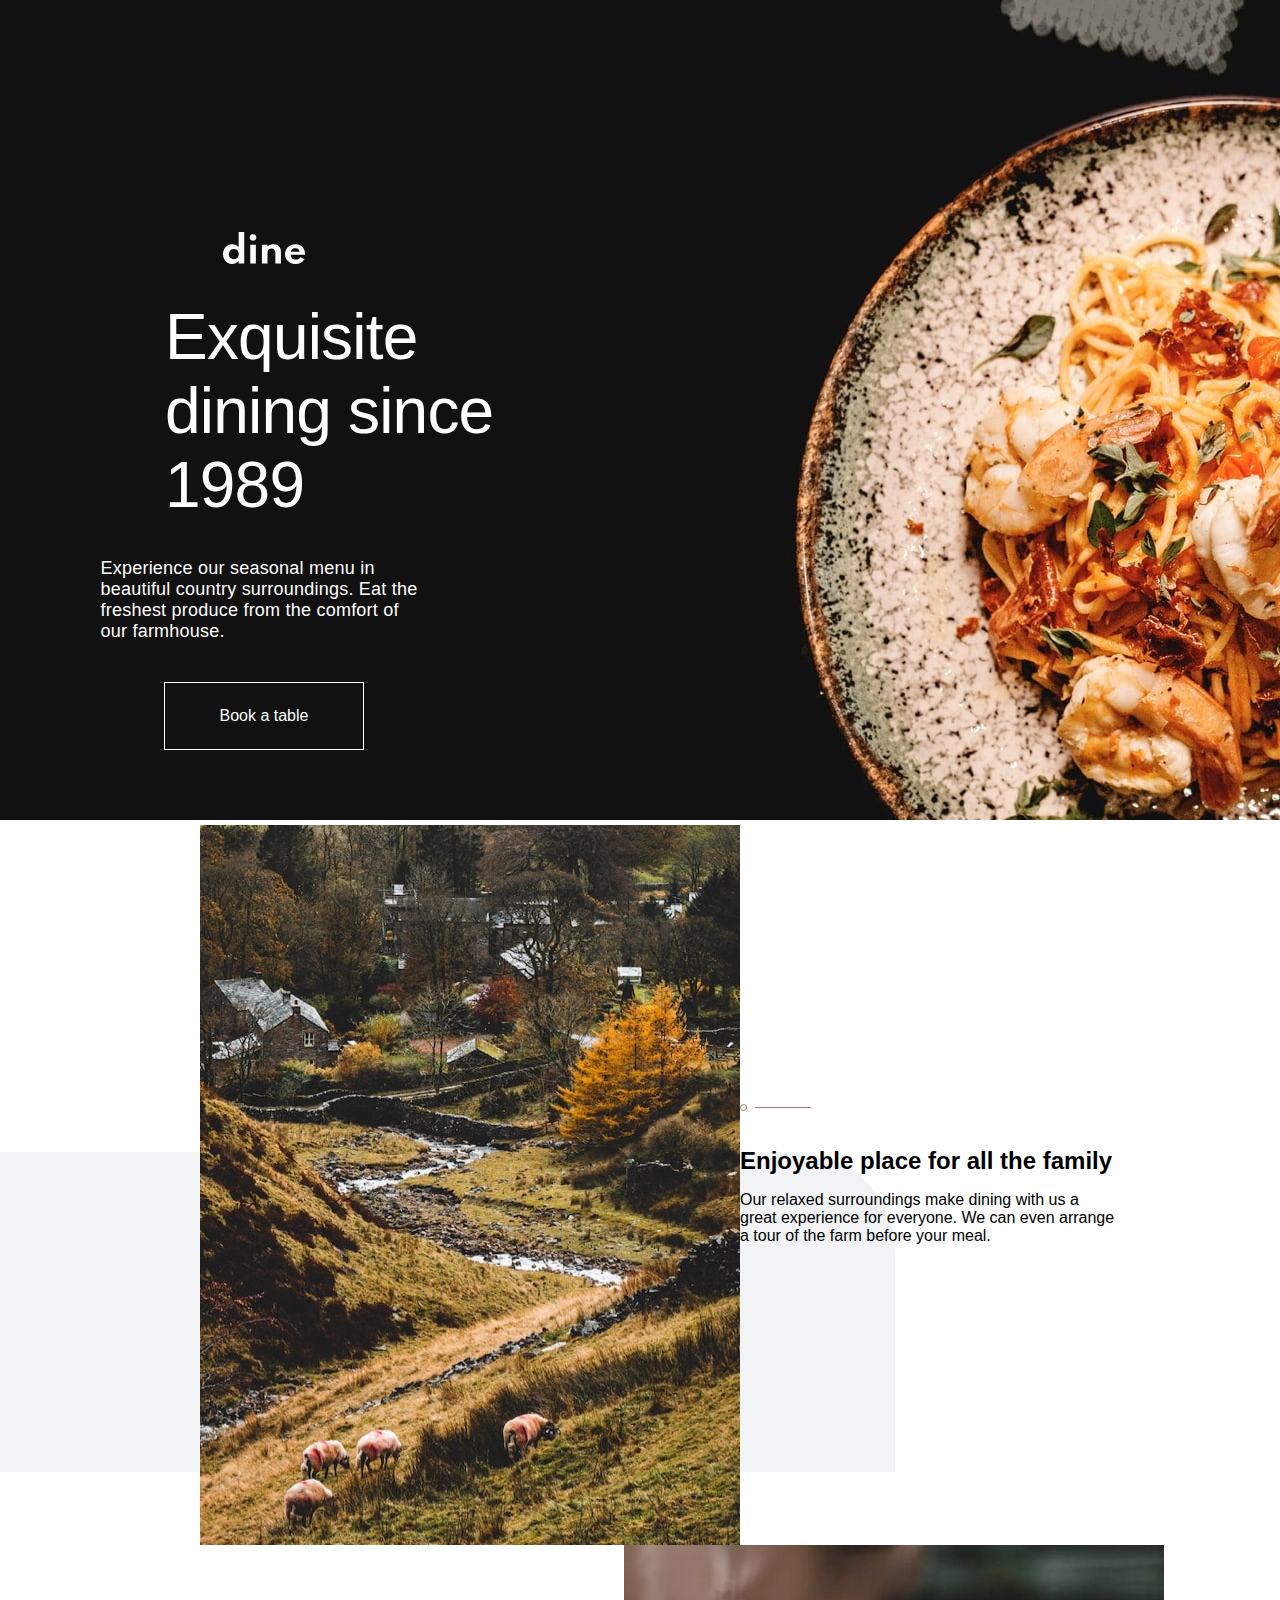
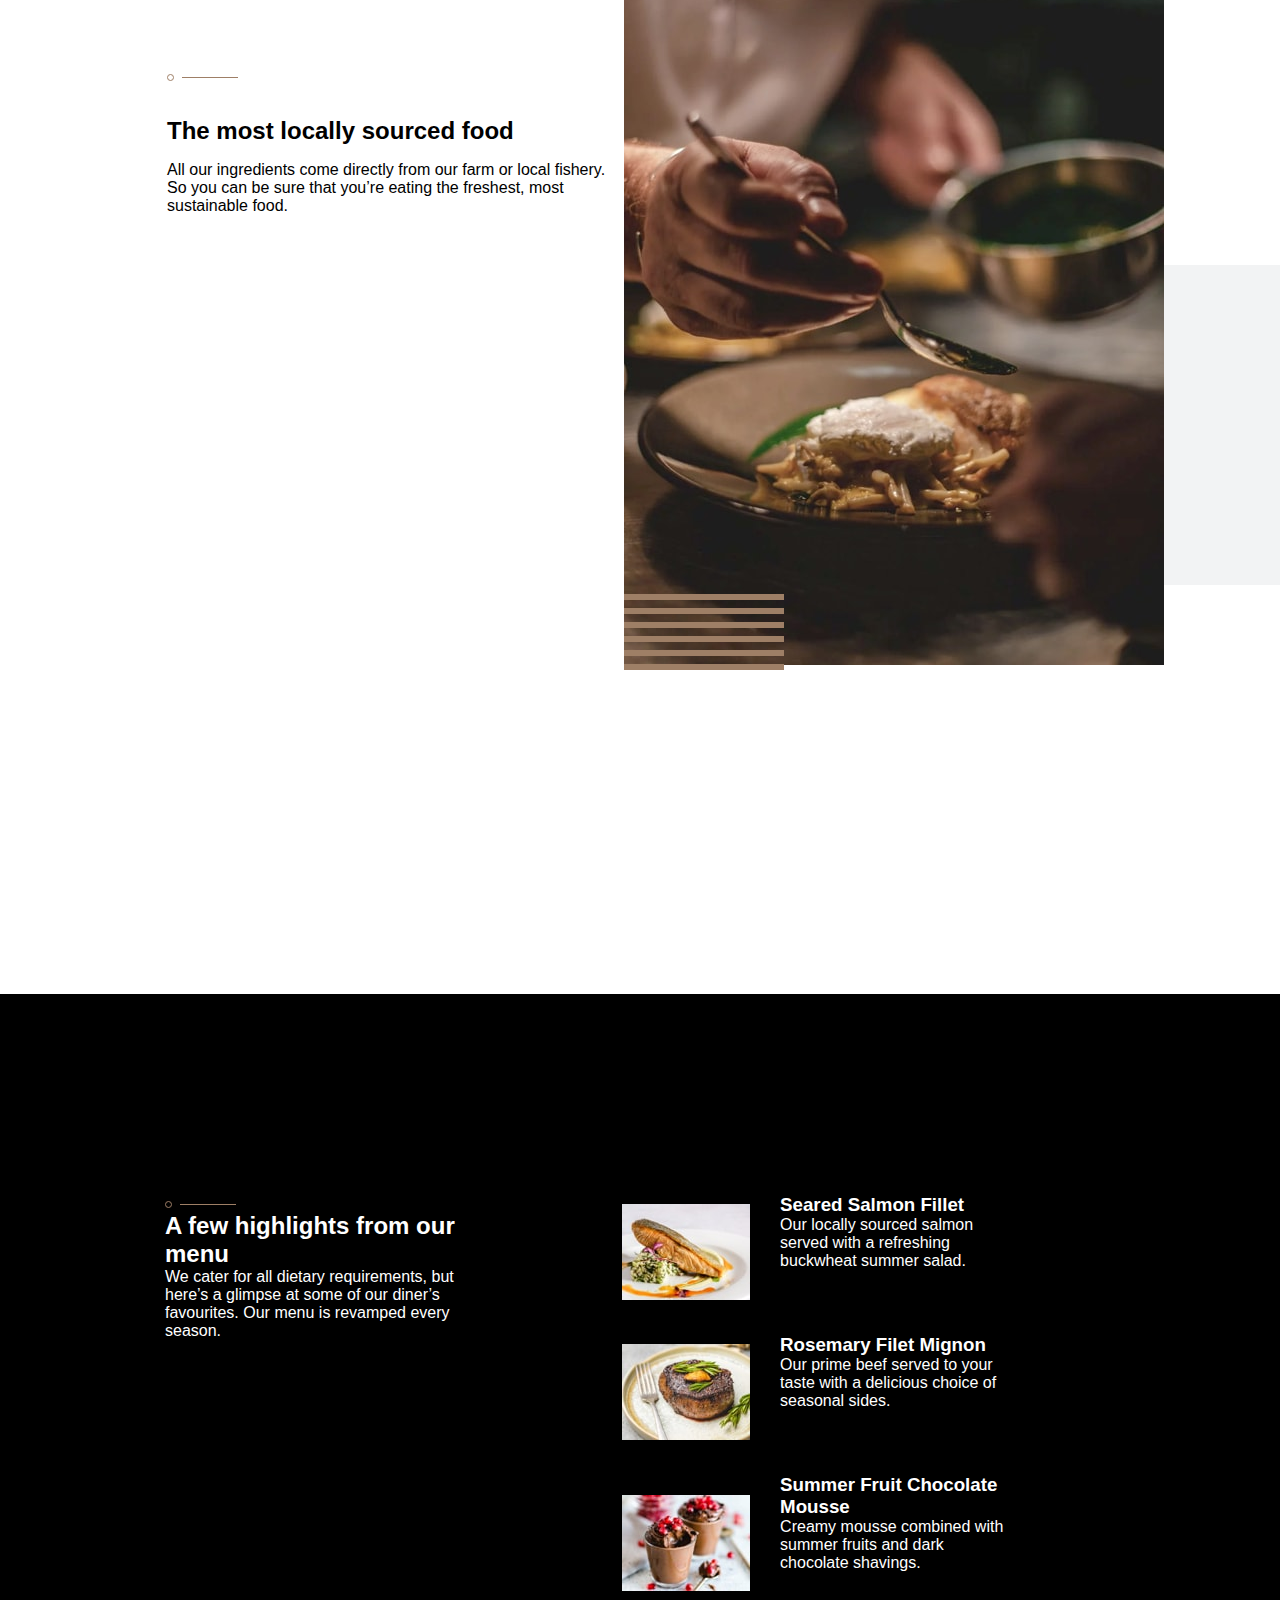
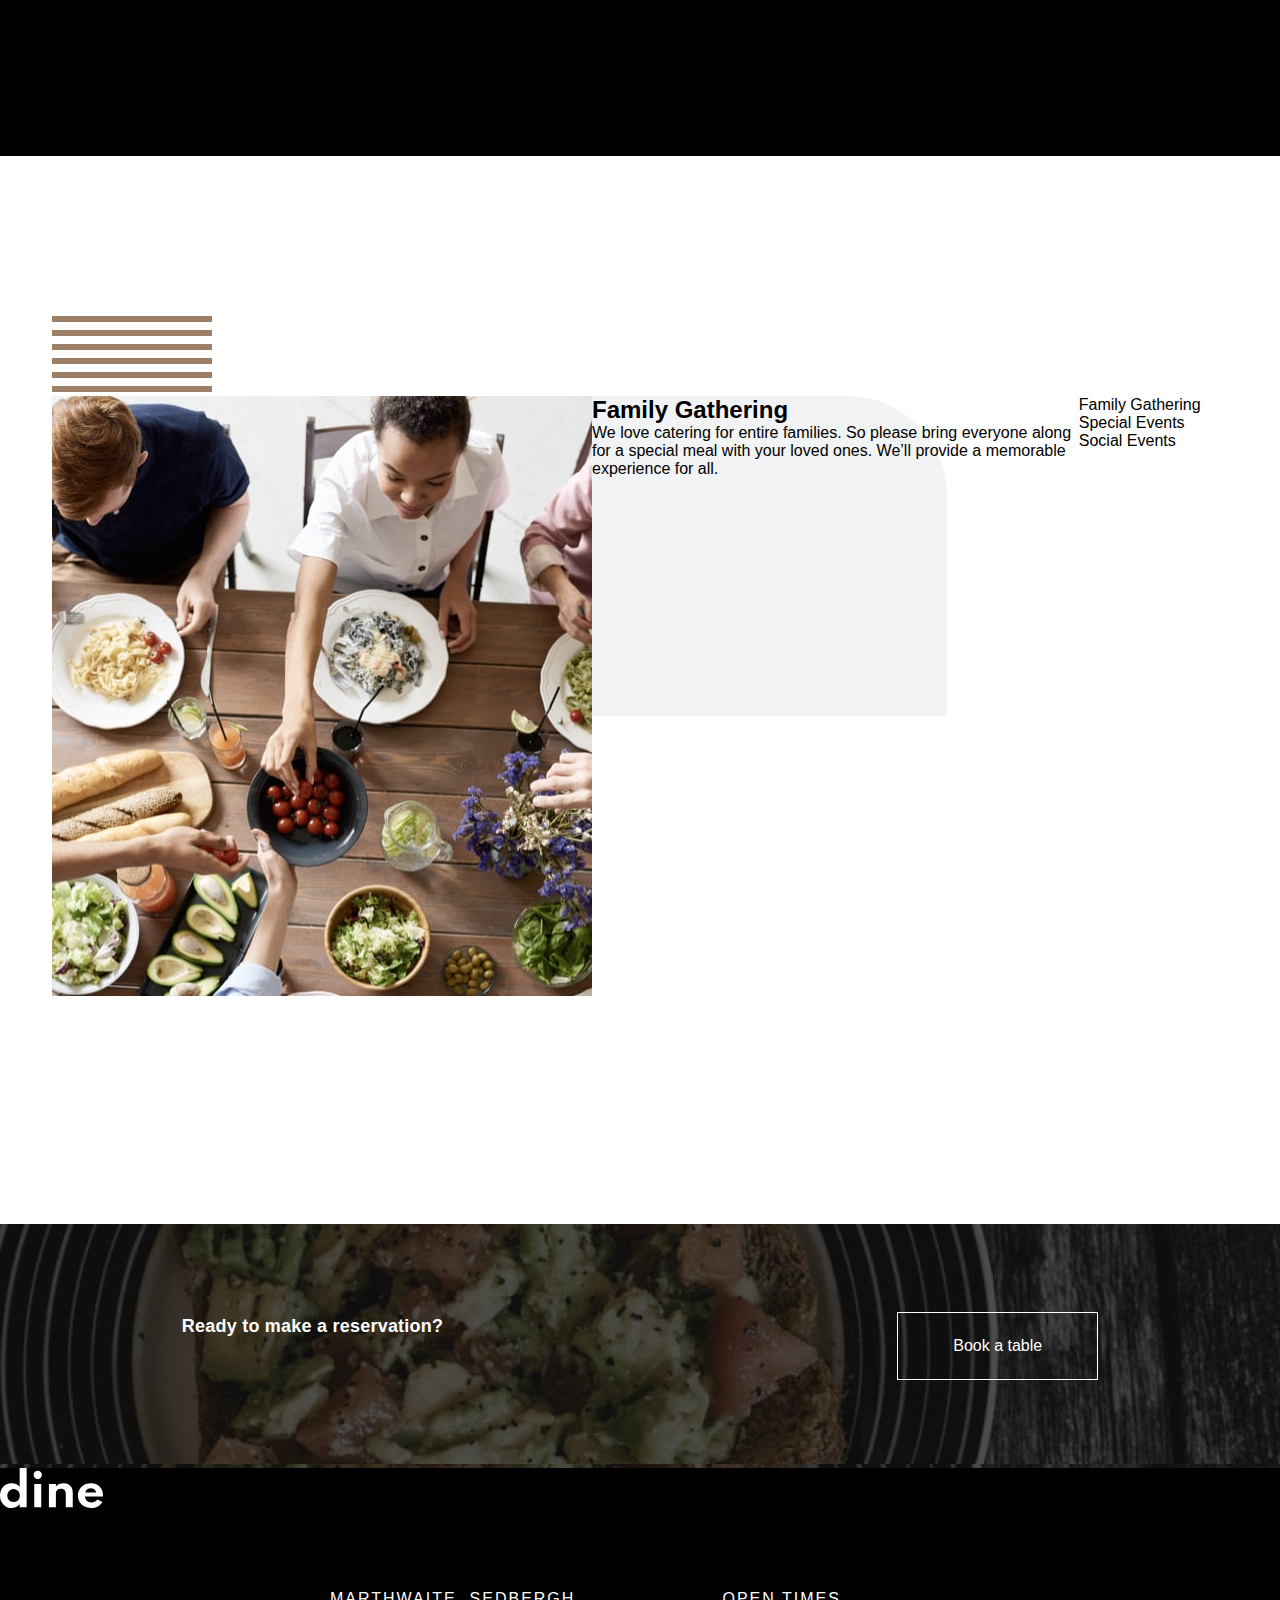
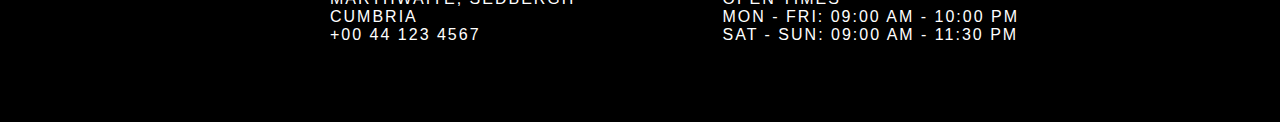
<file: index.html>
<!DOCTYPE html>
<html lang="en">
<head>
  
  <link rel="stylesheet" type="text/css" href="styles.css">
  <meta charset="UTF-8">
  <meta name="viewport" content="width=device-width, initial-scale=1.0">

  <link rel="icon" type="image/png" sizes="32x32" href="./images/favicon-32x32.png">
  <link rel="preconnect" href="https://fonts.googleapis.com">
<link rel="preconnect" href="https://fonts.gstatic.com" crossorigin>
<link href="https://fonts.googleapis.com/css2?family=Big+Shoulders+Display:wght@700&family=League+Spartan&family=Lexend+Deca&family=Montserrat&family=Oswald:wght@200;700&family=Raleway:wght@100&family=Roboto&display=swap" rel="stylesheet">
  <title>Frontend Mentor | Dine Website Challenge</title>
</head>
<body>
  <main>
    <section class="hero">
      <div class="hero_content">
        <div class="hero-logo"><img src="./images/logo.svg"></div>
        <h1 class="hero-title">Exquisite dining since 1989</h1>

        <p class="hero-text">Experience our seasonal menu in beautiful country surroundings. Eat the freshest produce from 
          the comfort of our farmhouse.</p>

          <a class="btn btn-white">Book a table</a>
        </div>
      </section>

    <section class="info">
      <div class="info-content">
        <div class="info-top">
          <div class="info-img info-img--top"></div>
          <img class="img-top" src="./images/homepage/enjoyable-place-desktop.jpg"/>
          <div class="info-text">
            <img class="info-line"src="./images/patterns/pattern-divide.svg"/>
            <h2 class="info-title">Enjoyable place for all the family</h2>

            <p class="info-body">Our relaxed surroundings make dining with us a great experience for everyone. We can even arrange 
            a tour of the farm before your meal.</p>
        </div>
      </div>
      <div class="info-bottom">
        <div class="info-text">
          <img class="info-line" src="./images/patterns/pattern-divide.svg"/>
          <h2 class="info-title">The most locally sourced food</h2>
          <p class="info-body">All our ingredients come directly from our farm or local fishery. So you can be sure that you’re 
          eating the freshest, most sustainable food.</p>
        </div>
        <div class="info-img info-img--bottom">
          <img class="img-bottom" src="./images/homepage/locally-sourced-desktop.jpg"/>
          <img class="bottom-line" src="./images/patterns/pattern-lines.svg"/>
        </div>
      </div>
    </section>
    <section class="highlights">
      <div class="featured-meals">
        <div>
          <img class="highlights-line" src="./images/patterns/pattern-divide.svg"/>
          <h2 class="highlights-heading">A few highlights from our menu</h2>
          <p class="highlights-text">We cater for all dietary requirements, but here’s a glimpse at some of our diner’s favourites. 
            Our menu is revamped every season.</p>
        </div>
        <div class="highlights-cards">
          <div class="featured-card">
            <img class="highlights-image" src="./images/homepage/salmon-desktop-tablet.jpg"/>
            <div>
              <h3 class="h3-text">Seared Salmon Fillet</h3>
              <p class="highlights-text">Our locally sourced salmon served with a refreshing buckwheat summer salad.</p>
            </div>
          </div>
          <div class="featured-card">
            <img class="highlights-image" src="./images/homepage/beef-desktop-tablet.jpg"/>
            <div>
              <h3 class="h3-text">Rosemary Filet Mignon</h3>
              <p class="highlights-text">Our prime beef served to your taste with a delicious choice of seasonal sides.</p>
            </div>
          </div>
          <div class="featured-card">
            <img class="highlights-image" src="./images/homepage/chocolate-desktop-tablet.jpg"/>
            <div>
              <h3 class="h3-text">Summer Fruit Chocolate Mousse</h3>
              <p class="highlights-text">Creamy mousse combined with summer fruits and dark chocolate shavings.</p>
            </div>
          </div>
        </div>
      </div>
    </section>

    <section class="events">
      <div class="events-content">
        <div class="events-images">
            <div id="family-image" class="events-image"></div>
            <div id="special-image" class="events-image">
            <div id="social-image" class="events-image"></div>
        </div>   
        
        <section class="events">
          <img src="./images/patterns/pattern-lines.svg"/>
          
          <div class="events-info">
            <img id="events-image" src="./images/homepage/family-gathering-desktop.jpg"/>
            <div class="events-content">
              <h2 id="events-title">Family Gathering</h2>
              <p id="events-text">We love catering for entire families. So please bring everyone along for a special meal with your 
                loved ones. We’ll provide a memorable experience for all.</p>
            
          </div>
          <div class="buttons">
            <a id="button-family" class="tablinks" onmouseover="family">Family Gathering</a>
            <a id="button-special" class="tablinks" onmouseover="special">Special Events</a>
            <a id="button-social" class="tablinks" onmouseover="social">Social Events</a>
          </div>
          </div>
          <div>
            <a class="btn">Book a table</a>
          </div>
        </div>
      </div>
    </section>


    <section class="reservation">
      <div class="reservation-content">
        <h2 class="booking-text">Ready to make a reservation?</h2>
        <div>
          <a id="reservation-btn" class="btn">Book a table</a>
        </div>
      </div>
    </section>
    </main>
    <footer class="footer">
      <div class="footer-content">
        <div class="footer-logo"><img src="./images/logo.svg"/></div>
        <div class="footer-text">
          <p class="contact">Marthwaite, Sedbergh<br>
            Cumbria<br>
            +00 44 123 4567</p>
          <p class="hours">Open Times<br>
            Mon - Fri: 09:00 AM - 10:00 PM<br>
            Sat - Sun: 09:00 AM - 11:30 PM</p>
        </div>
      </div>
    </footer>  
    <script src="./main.js"></script> 
  </body>
</html>
</file>
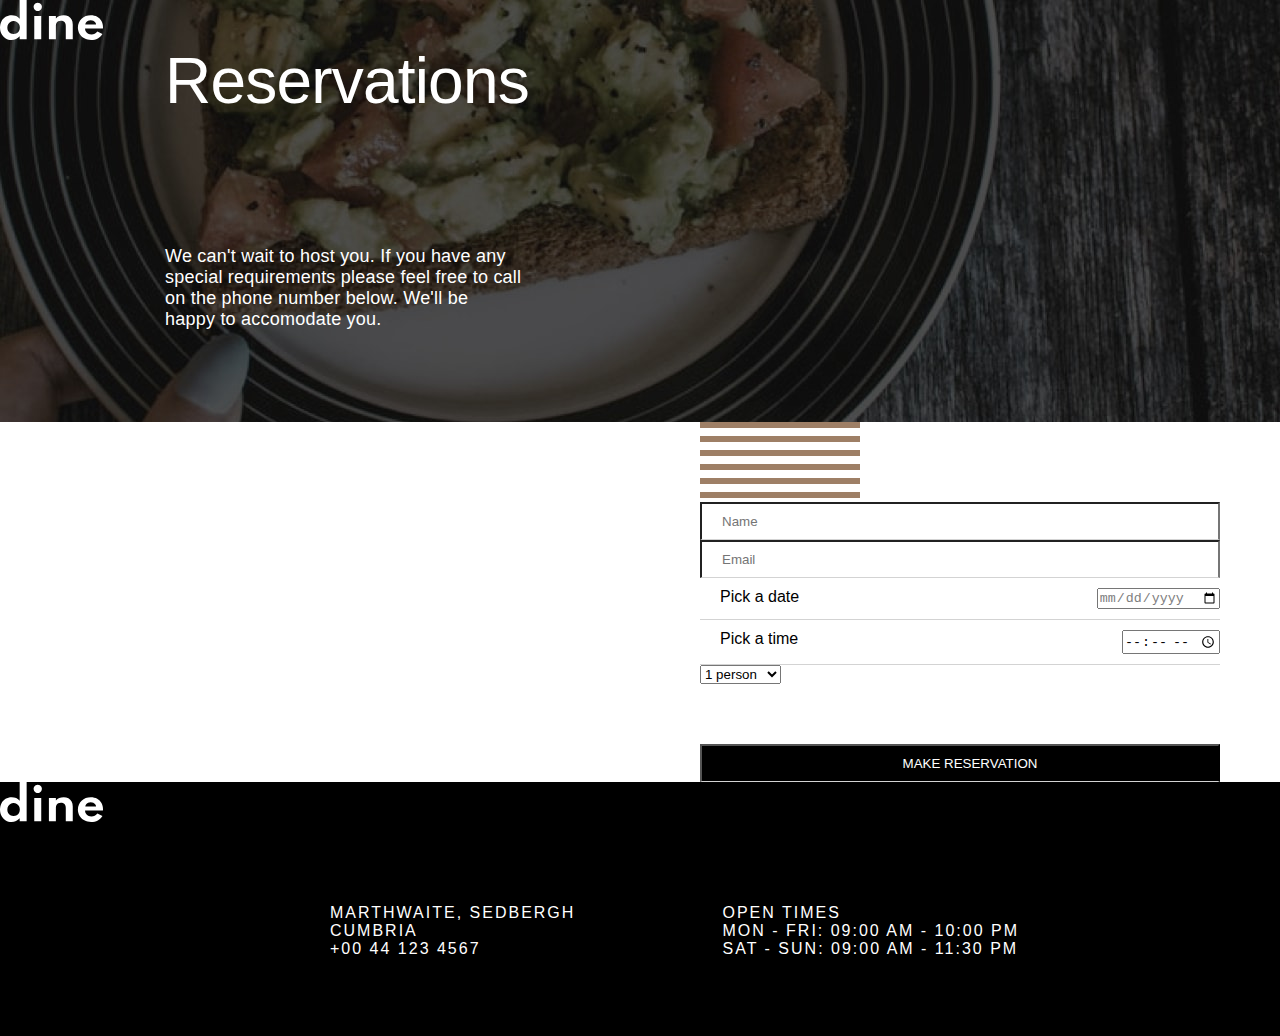
<file: booking.html>
<!DOCTYPE html>
<html lang="en">
<head>
  
  <link rel="stylesheet" type="text/css" href="styles.css">
  <meta charset="UTF-8">
  <meta name="viewport" content="width=device-width, initial-scale=1.0">

  <link rel="icon" type="image/png" sizes="32x32" href="./images/favicon-32x32.png">
  <link rel="preconnect" href="https://fonts.googleapis.com">
<link rel="preconnect" href="https://fonts.gstatic.com" crossorigin>
<link href="https://fonts.googleapis.com/css2?family=Big+Shoulders+Display:wght@700&family=League+Spartan&family=Lexend+Deca&family=Montserrat&family=Oswald:wght@200;700&family=Raleway:wght@100&family=Roboto&display=swap" rel="stylesheet">
  <title>Frontend Mentor | Dine Website Challenge</title>
</head>

<body>
  <main>
    <section class="booking">
      <div class="booking-content">
        <div class="booking-logo"><img src="./images/logo.svg"></div>
          <h1 class="booking-title">Reservations</h1>
          <p class="booking-text">We can't wait to host you. If you have any special requirements please feel free to call on the phone number below. We'll be happy to accomodate you.</p>
      </div>
      </section>
        <section class="reservation-section">
          <img src="./images/patterns/pattern-lines.svg"/>
          <form>
            <input type="text" placeholder="Name" class="input-size" id="name" required>
            <br>
            <input type="email" placeholder="Email" class="input-size" id="email" required>
            <br>
            <div class="input-size" id="date-format">
              <label for="pick-date">Pick a date</label>
            <input type="date" id="pick-date" required>
          </div>
          <div class="input-size" id="date-format">
            <label>Pick a time</label>
            <input type="time" id="pick-time" required>
            </div>
            <div class="input-sizing" id="date-format">
              <select name="select" id="#">
                <option value="1">1 person</option>
                <option value="2">2 people</option>
                <option value="3">3 people</option>
                <option value="4">4 people</option>
                <option value="5">5 people</option>
                <option value="5+">5+ people</option>
              </select>
            </div>
            <button type="submit" id="make-reservation" class="input-size">Make Reservation</button>
            
            </form>
        </section>
        <section>
          <footer class="footer">
              <div class="footer-content">
                <div class="footer-logo"><img src="./images/logo.svg"/></div>
                <div class="footer-text">
                  <p class="contact">Marthwaite, Sedbergh<br>
                    Cumbria<br>
                    +00 44 123 4567</p>
                  <p class="hours">Open Times<br>
                    Mon - Fri: 09:00 AM - 10:00 PM<br>
                    Sat - Sun: 09:00 AM - 11:30 PM</p>
                </div>
              </div>

          </footer>
        </section>
    </main>
</body>
</file>
<file: styles.css>
* {
    margin: 0;
    padding: 0;
    box-sizing: border-box;
}


body {
    font-family: 'spartan', sans-serif;
  
}

h1 {
    font-weight: 300;
    font-size: 2rem;
    
}

.hero-title, .booking-title {
    padding-bottom: 2.25rem;
    padding-left: 165px;
    color: white;
    font-size: 64px;
    letter-spacing: -0.8px;
}

.hero-text {
    padding-bottom: 2.5rem;
    max-width: 20.4375rem;
    margin: 0 auto;
    color: white;
    font-size: 18px;
    letter-spacing: 0.225px;
}

.hero_content {
    padding-top: 14.5rem;
    max-width: 1440px;
    display: flex;
    flex-direction: column;
    align-items: center;
    background-image: url("./images/homepage/hero-bg-desktop.jpg");
    background-repeat: no-repeat;
    margin: 0 auto;
    background-position: center top;
    padding-right: 752px;
    
    padding-bottom: 9.5rem;
  }
  
  .hero-logo {
    padding-bottom: 2rem;
  }

  .hero-logo img {
    height: 2rem;
    width: auto;
  }

  .btn {
    padding: 1.5rem 3.4375rem;
    text-decoration: none;
    display: inline-block;
    color: white;
    border: 1px solid white;
      
  }

  .btn:hover {
    background-color: white;
    color: gray;

  }


  

  .info-top {
    display: flex;
    flex-direction: row;
    padding-right: 165px;
    padding-top: 73px;
    background-image: url("./images/patterns/pattern-curve-top-right.svg");
    background-repeat: no-repeat;
    background-position: top 15.625rem left 0, bottom 0 right 0;
    margin: 0 auto;
      
      
  }

  .img-top {
    width: 100%;
    max-width: 540px;
    max-height: 720px;
    margin-top: -150px;
    margin-left: 200px;
    
}

  .info-title {
    padding-bottom: 1rem;
  }

  .info-text {
    max-width: 28.5625rem;
    margin: 0 auto;
    padding-top: 73px;
    
  }
  .info-bottom {
    display: flex;
    flex-direction: row;
    padding-left: 167px;
    background-image: url("./images/patterns/pattern-curve-top-left.svg");
    background-repeat: no-repeat;
    background-position: top 20rem left 45rem, bottom 0 right 0;
  }

 

  .info-line {
    padding-top: 3.5rem;
    padding-bottom: 2rem;
  }

  .img-bottom {
    margin-bottom: -75px;
  }

.bottom-line {
    padding-bottom: 320px;
    padding-right: -400px;
}
  .highlights {
    background: black;
    color: white;
      
  }

  .highlights-text {
    max-width: 27.8125rem;
    padding-bottom: 4rem;
    
  }
  .featured-meals {
    display: flex;
    flex-direction: row;
    justify-content: center;
    padding: 200px 165px 120px 165px;
  }

  .featured-card {
    display: flex;
    margin-right: 100px;
    align-items: center;
    padding-left: 125px;
  }

  .highlights-image {
    padding-right: 30px;
    padding-bottom: 24px;
      
  }

  .events {
    padding: 5rem 1.625rem;
  }
  .events-info {
    display: flex;
    background-image: url("./images/patterns/pattern-curve-top-right.svg");
    background-repeat: no-repeat;
    background-position: top 0 left 0, bottom 15.625rem right 0;
    margin: 0 auto;
  }

  .events-content {
    display: flex;
    flex-direction: column;
  }


  #button-family:hover, #button-special:hover, #button-social:hover {
    color: gray;
    cursor: pointer;
  }

  /*.events img {
    min-width: 15.4375rem;
    min-height: 25rem;
    display: none;
    margin-bottom: 3rem;
  }*/

  .h3-text button {
    text-transform: uppercase;
    color: rgba(76, 76, 76, 1);
    display: flex;
    flex-direction: column;
    border-style: none;

  }

  .h3-text button:hover {
    color: black;
  }

  .tab-content {
    display: flex;
      
}
  


  .reservation-content {
    display: flex;
    flex-direction: row;
    justify-content: center;
    background-image: url("./images/homepage/ready-bg-desktop.jpg");
    min-height: 240px;
    color: white;

  }

  .booking-text {
    padding: 92px 227px 92px 165px;
  }

  #reservation-btn {
    margin: 88px 165px 88px 227px;
  }
  /*.btn {
      border: solid white 1px;
  }*/

  .footer-content, .contact-info {
    background-color: black;
    color: white;
  }
 

  .footer-text {
    display: flex;   
    padding: 78px 165px;
    text-transform: uppercase;
    letter-spacing: 2px;   
  }

  .contact {
    flex: 50%;
    margin-left: 165px;
  }
    .hours {
    flex: 50%;
}
    
  /*booking page*/
  
  .booking-content {
    
      max-width: 1440px;
      display: flex;
      flex-direction: column;
      
    background-image:url("./images/booking/hero-bg-desktop.jpg");
    background-repeat: no-repeat;
  }
      
  .booking-text {
    max-width: 750px;
    margin:;
    color: white;
    font-size: 18px;
    letter-spacing: 0.225px;
}

section {
  
}

.reservation-section {
  margin-left: 700px;
  z-index: -1;
}

 form {
  border-style: none;
 } 

 .input-size {
  padding-top: 10px;
  padding-bottom: 10px;
  border-bottom: 1px solid lightgray;
  padding-left: 20px;
  width: 520px;
  
  
 }

 .reservation-section {
  z-index: 6;
 }

#date-format {
  display: flex;
  justify-content:space-between;
}

#pick-date {
  color: gray;
}

#make-reservation {
  margin-top: 60px;
  text-transform: uppercase;
  background: black;
  color: white;
}
</file>
